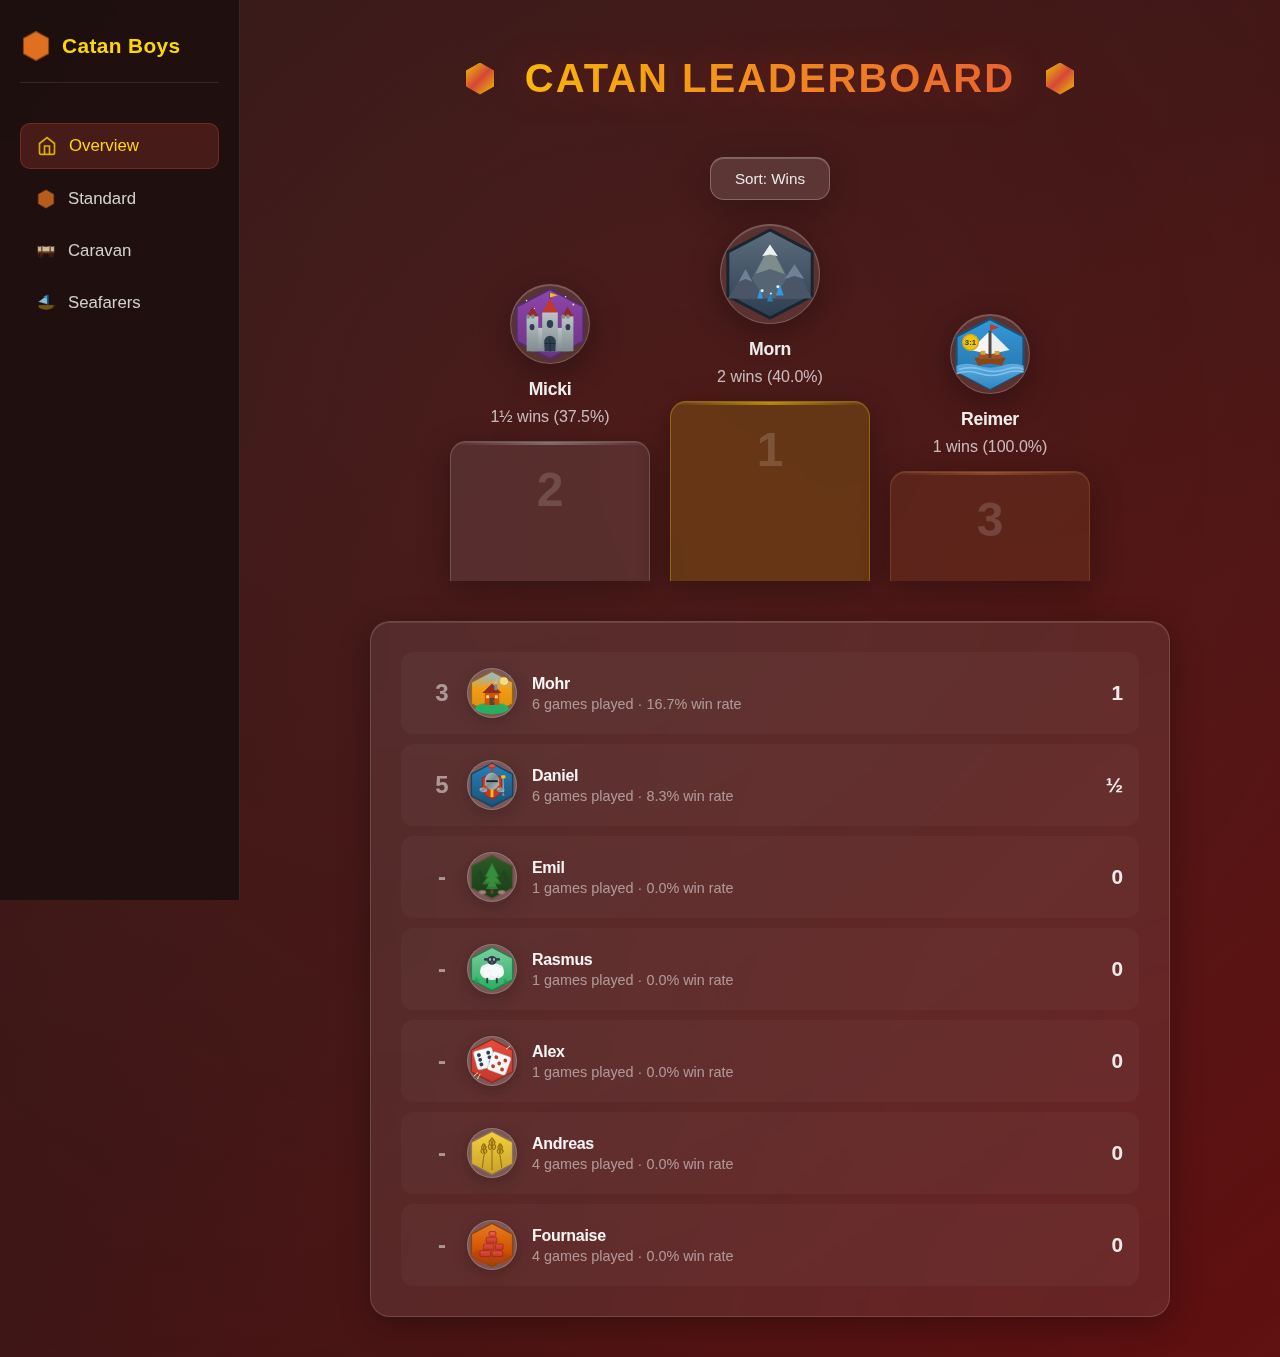
<file: index.html>
<!DOCTYPE html>
<html lang="en">
<head>
  <meta charset="utf-8">
  <meta name="viewport" content="width=device-width, initial-scale=1.0">
  <title>Catan Leaderboard</title>
  <link rel="icon" type="image/svg+xml" href="figures/favicon.svg">
  <link rel="stylesheet" href="css/styles.css">
</head>
<body>
<!-- Mobile Menu Toggle -->
<button class="menu-toggle" id="menuToggle" aria-label="Toggle menu">
  <span></span>
  <span></span>
  <span></span>
</button>

<!-- Sidebar Overlay -->
<div class="sidebar-overlay" id="sidebarOverlay"></div>

<!-- Sidebar Navigation -->
<nav class="sidebar" id="sidebar">
  <div class="sidebar-header">
    <a href="index.html">
      <img src="figures/favicon.svg" alt="Catan">
      Catan Boys
    </a>
  </div>
  <div class="sidebar-nav">
    <a href="index.html" class="active">
      <svg viewBox="0 0 24 24" fill="none" stroke="currentColor" stroke-width="2">
        <path d="M3 9l9-7 9 7v11a2 2 0 0 1-2 2H5a2 2 0 0 1-2-2z"></path>
        <polyline points="9 22 9 12 15 12 15 22"></polyline>
      </svg>
      Overview
    </a>
    <a href="site/standard.html">
      <img src="figures/favicon.svg" alt="Standard">
      Standard
    </a>
    <a href="site/caravan.html">
      <img src="figures/wagon.svg" alt="Caravan">
      Caravan
    </a>
    <a href="site/seafarers.html">
      <img src="figures/ship.svg" alt="Seafarers">
      Seafarers
    </a>
  </div>
</nav>

<div class="container">
  <h1>Catan Leaderboard</h1>
  <div id="leaderboard-container"></div>
</div>

<script src="js/leaderboard.js"></script>
<script>
  initLeaderboard('combined', {
    standard: 'data/standard.csv',
    caravan: 'data/caravan.csv',
    seafarers: 'data/seafarers.csv'
  }, '');

  // Mobile menu toggle
  const menuToggle = document.getElementById('menuToggle');
  const sidebar = document.getElementById('sidebar');
  const sidebarOverlay = document.getElementById('sidebarOverlay');

  function toggleMenu() {
    menuToggle.classList.toggle('active');
    sidebar.classList.toggle('active');
    sidebarOverlay.classList.toggle('active');
    document.body.style.overflow = sidebar.classList.contains('active') ? 'hidden' : '';
  }

  menuToggle.addEventListener('click', toggleMenu);
  sidebarOverlay.addEventListener('click', toggleMenu);

  // Close menu when clicking a link (mobile)
  sidebar.querySelectorAll('a').forEach(link => {
    link.addEventListener('click', () => {
      if (window.innerWidth <= 768) {
        toggleMenu();
      }
    });
  });
</script>
</body>
</html>
</file>
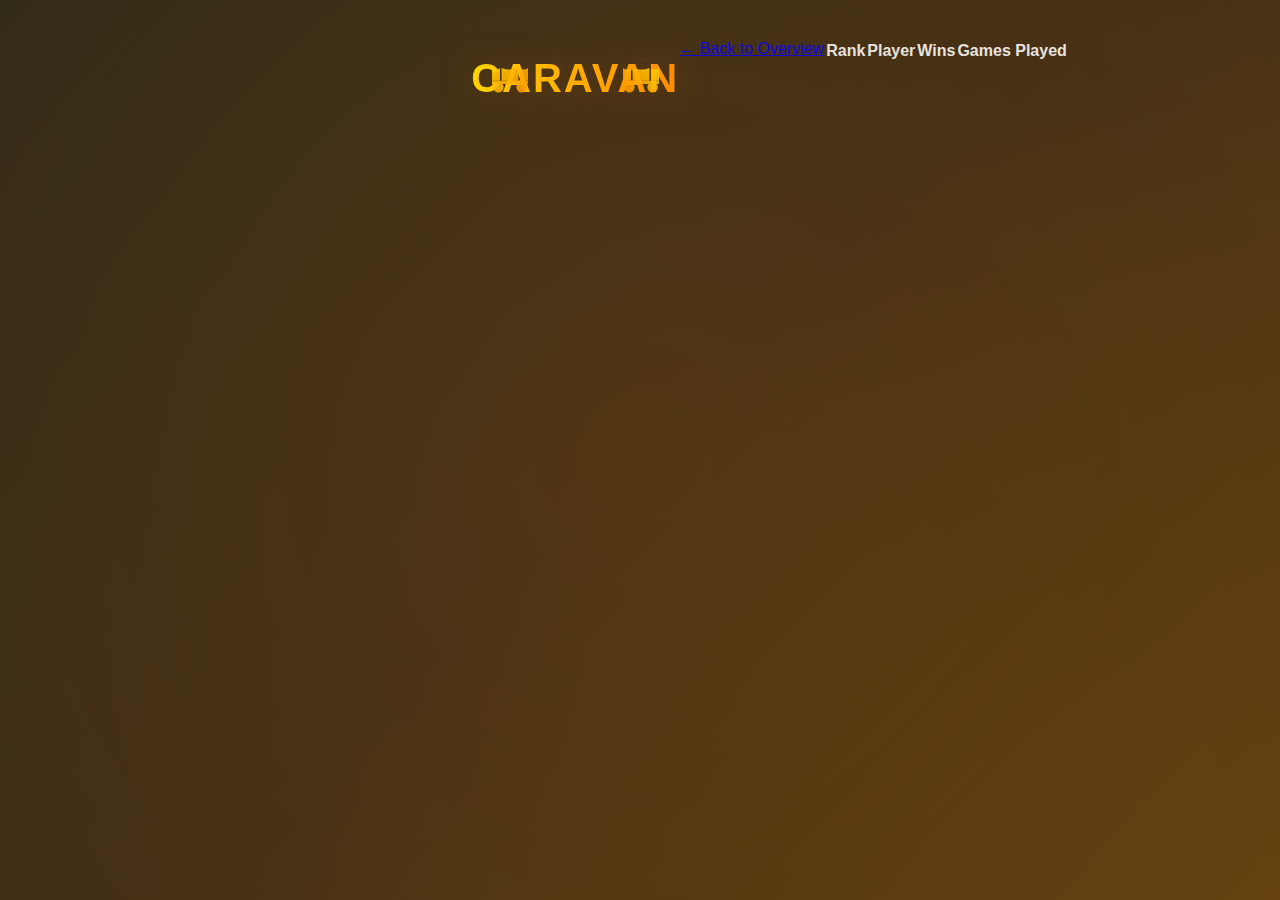
<file: site/caravan.html>
<!DOCTYPE html>
<html lang="en">
<head>
  <meta charset="utf-8">
  <meta name="viewport" content="width=device-width, initial-scale=1.0">
  <title>Caravan</title>
  <link rel="icon" type="image/svg+xml" href="../figures/wagon.svg">
  <link rel="stylesheet" href="https://cdnjs.cloudflare.com/ajax/libs/font-awesome/6.5.1/css/all.min.css">
  <link rel="stylesheet" href="../css/caravan-styles.css">
</head>
<body>
<h1 id="caravan">Caravan</h1>
<p><a href="../index.html">← Back to Overview</a></p>
<table id="leaderboard">
<thead>
<tr>
<th>Rank</th>
<th>Player</th>
<th>Wins</th>
<th>Games Played</th>
</tr>
</thead>
<tbody>
</tbody>
</table>
<script src="../js/leaderboard.js"></script>
<script>
  initLeaderboard('single', '../data/caravan.csv');
</script>
</body>
</html>
</file>
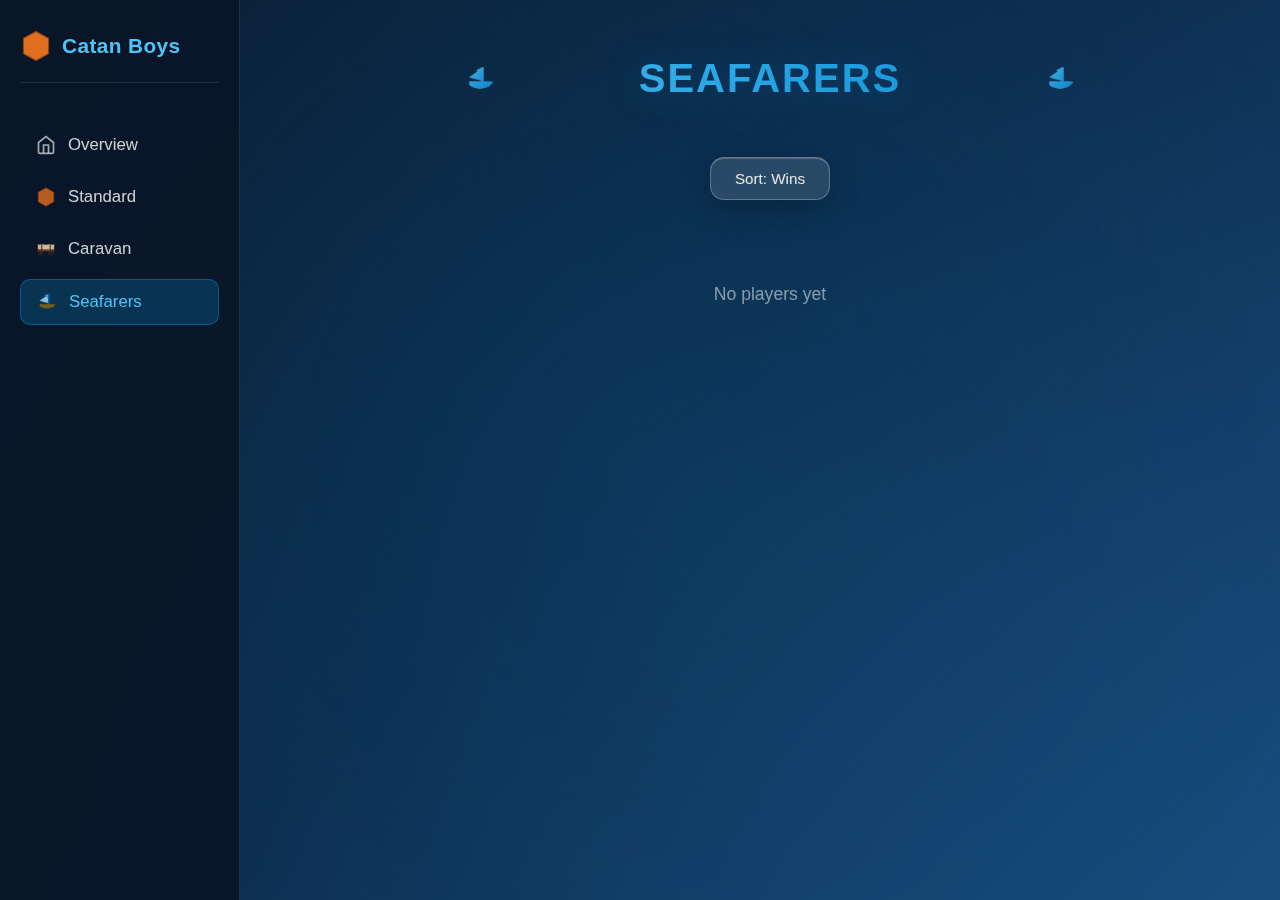
<file: site/seafarers.html>
<!DOCTYPE html>
<html lang="en">
<head>
  <meta charset="utf-8">
  <meta name="viewport" content="width=device-width, initial-scale=1.0">
  <title>Seafarers</title>
  <link rel="icon" type="image/svg+xml" href="../figures/ship.svg">
  <link rel="stylesheet" href="../css/seafarers-styles.css">
</head>
<body>
<!-- Mobile Menu Toggle -->
<button class="menu-toggle" id="menuToggle" aria-label="Toggle menu">
  <span></span>
  <span></span>
  <span></span>
</button>

<!-- Sidebar Overlay -->
<div class="sidebar-overlay" id="sidebarOverlay"></div>

<!-- Sidebar Navigation -->
<nav class="sidebar" id="sidebar">
  <div class="sidebar-header">
    <a href="../index.html">
      <img src="../figures/favicon.svg" alt="Catan">
      Catan Boys
    </a>
  </div>
  <div class="sidebar-nav">
    <a href="../index.html">
      <svg viewBox="0 0 24 24" fill="none" stroke="currentColor" stroke-width="2">
        <path d="M3 9l9-7 9 7v11a2 2 0 0 1-2 2H5a2 2 0 0 1-2-2z"></path>
        <polyline points="9 22 9 12 15 12 15 22"></polyline>
      </svg>
      Overview
    </a>
    <a href="standard.html">
      <img src="../figures/favicon.svg" alt="Standard">
      Standard
    </a>
    <a href="caravan.html">
      <img src="../figures/wagon.svg" alt="Caravan">
      Caravan
    </a>
    <a href="seafarers.html" class="active">
      <img src="../figures/ship.svg" alt="Seafarers">
      Seafarers
    </a>
  </div>
</nav>

<div class="container">
  <h1>Seafarers</h1>
  <div id="leaderboard-container"></div>
</div>

<script src="../js/leaderboard.js"></script>
<script>
  initLeaderboard('single', '../data/seafarers.csv', '../');

  // Mobile menu toggle
  const menuToggle = document.getElementById('menuToggle');
  const sidebar = document.getElementById('sidebar');
  const sidebarOverlay = document.getElementById('sidebarOverlay');

  function toggleMenu() {
    menuToggle.classList.toggle('active');
    sidebar.classList.toggle('active');
    sidebarOverlay.classList.toggle('active');
    document.body.style.overflow = sidebar.classList.contains('active') ? 'hidden' : '';
  }

  menuToggle.addEventListener('click', toggleMenu);
  sidebarOverlay.addEventListener('click', toggleMenu);

  // Close menu when clicking a link (mobile)
  sidebar.querySelectorAll('a').forEach(link => {
    link.addEventListener('click', () => {
      if (window.innerWidth <= 768) {
        toggleMenu();
      }
    });
  });
</script>
</body>
</html>
</file>
<file: css/styles.css>
* {
    margin: 0;
    padding: 0;
    box-sizing: border-box;
}

html {
    overflow-x: hidden;
}

body {
    font-family: 'Segoe UI', Tahoma, Geneva, Verdana, sans-serif;
    background: linear-gradient(135deg, #2e1a1a 0%, #3e1616 50%, #601010 100%);
    min-height: 100vh;
    color: #e8e8e8;
    padding: 40px 20px 40px 280px; /* Left padding for sidebar */
    display: flex;
    justify-content: center;
    align-items: flex-start;
    position: relative;
    overflow-y: auto;
    overflow-x: hidden;
}

body::before {
    content: '';
    position: fixed;
    top: -50%;
    left: -50%;
    width: 200%;
    height: 200%;
    background: radial-gradient(circle, rgba(231, 76, 60, 0.1) 0%, transparent 70%);
    animation: glow 15s ease-in-out infinite;
    pointer-events: none;
    z-index: 0;
}

@keyframes glow {
    0%, 100% { transform: translate(0, 0); }
    50% { transform: translate(30px, 30px); }
}

/* Sidebar Navigation */
.sidebar {
    position: fixed;
    top: 0;
    left: 0;
    width: 240px;
    height: 100vh;
    background: rgba(30, 15, 15, 0.95);
    backdrop-filter: blur(20px);
    -webkit-backdrop-filter: blur(20px);
    border-right: 1px solid rgba(255, 255, 255, 0.1);
    padding: 30px 20px;
    z-index: 1000;
    display: flex;
    flex-direction: column;
}

.sidebar-header {
    margin-bottom: 40px;
    padding-bottom: 20px;
    border-bottom: 1px solid rgba(255, 255, 255, 0.1);
}

.sidebar-header a {
    color: #ffd700;
    text-decoration: none;
    font-size: 1.3rem;
    font-weight: 700;
    letter-spacing: 0.02em;
    display: flex;
    align-items: center;
    gap: 10px;
}

.sidebar-header a:hover {
    color: #e74c3c;
}

.sidebar-header img {
    width: 32px;
    height: 32px;
}

.sidebar-nav {
    display: flex;
    flex-direction: column;
    gap: 8px;
}

.sidebar-nav a {
    color: rgba(255, 255, 255, 0.8);
    text-decoration: none;
    font-size: 1.05rem;
    font-weight: 500;
    padding: 12px 16px;
    border-radius: 10px;
    transition: all 0.2s ease;
    display: flex;
    align-items: center;
    gap: 12px;
}

.sidebar-nav a:hover {
    background: rgba(231, 76, 60, 0.15);
    color: #fff;
}

.sidebar-nav a.active {
    background: rgba(231, 76, 60, 0.2);
    color: #ffd700;
    border: 1px solid rgba(231, 76, 60, 0.3);
}

.sidebar-nav a svg,
.sidebar-nav a img {
    width: 20px;
    height: 20px;
    opacity: 0.8;
}

/* Mobile Menu Toggle */
.menu-toggle {
    display: none;
    position: fixed;
    top: 15px;
    left: 15px;
    z-index: 1001;
    width: 44px;
    height: 44px;
    background: rgba(30, 15, 15, 0.95);
    backdrop-filter: blur(10px);
    -webkit-backdrop-filter: blur(10px);
    border: 1px solid rgba(255, 255, 255, 0.15);
    border-radius: 10px;
    cursor: pointer;
    padding: 10px;
    flex-direction: column;
    justify-content: center;
    gap: 5px;
}

.menu-toggle span {
    display: block;
    width: 100%;
    height: 2px;
    background: #ffd700;
    border-radius: 2px;
    transition: all 0.3s ease;
}

.menu-toggle.active span:nth-child(1) {
    transform: rotate(45deg) translate(5px, 5px);
}

.menu-toggle.active span:nth-child(2) {
    opacity: 0;
}

.menu-toggle.active span:nth-child(3) {
    transform: rotate(-45deg) translate(5px, -5px);
}

/* Sidebar Overlay (mobile) */
.sidebar-overlay {
    display: none;
    position: fixed;
    top: 0;
    left: 0;
    width: 100%;
    height: 100%;
    background: rgba(0, 0, 0, 0.5);
    z-index: 999;
    opacity: 0;
    transition: opacity 0.3s ease;
}

.sidebar-overlay.active {
    opacity: 1;
}

.container {
    max-width: 800px;
    width: 100%;
    position: relative;
    z-index: 1;
}

h1 {
    text-align: center;
    font-size: 2.5rem;
    font-weight: 800;
    letter-spacing: 0.05em;
    text-transform: uppercase;
    background: linear-gradient(90deg, #ffd700, #e74c3c, #ffd700);
    background-size: 200% auto;
    -webkit-background-clip: text;
    background-clip: text;
    -webkit-text-fill-color: transparent;
    animation: shimmer 3s linear infinite;
    margin-bottom: 40px;
    text-shadow: 0 0 40px rgba(231, 76, 60, 0.3);
    position: relative;
    padding: 1rem 0;
}

h1::before,
h1::after {
    content: '';
    position: absolute;
    top: 50%;
    transform: translateY(-50%);
    width: 28px;
    height: 32px;
    background: linear-gradient(135deg, #ffd700 0%, #e74c3c 50%, #ffd700 100%);
    clip-path: polygon(50% 0%, 100% 25%, 100% 75%, 50% 100%, 0% 75%, 0% 25%);
    opacity: 0.9;
    animation: hexPulse 2s ease-in-out infinite;
}

h1::before {
    left: 12%;
}

h1::after {
    right: 12%;
    animation-delay: 1s;
}

@keyframes hexPulse {
    0%, 100% { opacity: 0.7; transform: translateY(-50%) scale(1); }
    50% { opacity: 1; transform: translateY(-50%) scale(1.1); }
}

@keyframes shimmer {
    0% { background-position: 0% center; }
    100% { background-position: 200% center; }
}

/* Back link styling */
.back-link {
    text-align: center;
    margin-bottom: 30px;
}

.back-link a {
    color: #8892b0;
    text-decoration: none;
    transition: color 0.2s ease;
    font-size: 0.95rem;
}

.back-link a:hover {
    color: #e74c3c;
}

/* Leaderboard sort – Apple glass style, pop out */
.leaderboard-sort {
    display: flex;
    align-items: center;
    justify-content: center;
    margin-bottom: 24px;
}

.leaderboard-sort-btn {
    background: rgba(255, 255, 255, 0.12);
    backdrop-filter: blur(20px);
    -webkit-backdrop-filter: blur(20px);
    border: 1px solid rgba(255, 255, 255, 0.25);
    border-radius: 14px;
    color: #e8e8e8;
    padding: 12px 24px;
    font-size: 0.95rem;
    font-weight: 500;
    cursor: pointer;
    box-shadow:
        0 8px 32px rgba(0, 0, 0, 0.25),
        inset 0 1px 0 rgba(255, 255, 255, 0.2);
    transition: transform 0.2s ease, box-shadow 0.2s ease, border-color 0.2s, background 0.2s;
}

.leaderboard-sort-btn:hover,
.leaderboard-sort-btn:focus {
    background: rgba(255, 255, 255, 0.18);
    border-color: rgba(255, 255, 255, 0.35);
    box-shadow:
        0 12px 40px rgba(0, 0, 0, 0.3),
        inset 0 1px 0 rgba(255, 255, 255, 0.25);
    transform: translateY(-2px);
    outline: none;
}

.leaderboard-sort-btn:active {
    transform: translateY(0);
    box-shadow:
        0 4px 16px rgba(0, 0, 0, 0.2),
        inset 0 1px 0 rgba(255, 255, 255, 0.15);
}

/* Podium Section */
.podium {
    display: flex;
    align-items: flex-end;
    justify-content: center;
    gap: 20px;
    margin-bottom: 40px;
    perspective: 1000px;
}

.podium-place {
    flex: 1;
    max-width: 200px;
    text-align: center;
    animation: slideUp 0.6s ease-out;
    animation-fill-mode: backwards;
}

.podium-place:nth-child(1) { animation-delay: 0.2s; }
.podium-place:nth-child(2) { animation-delay: 0s; }
.podium-place:nth-child(3) { animation-delay: 0.4s; }

@keyframes slideUp {
    from {
        opacity: 0;
        transform: translateY(50px);
    }
    to {
        opacity: 1;
        transform: translateY(0);
    }
}

.avatar {
    width: 80px;
    height: 80px;
    border-radius: 50%;
    margin: 0 auto 15px;
    display: flex;
    align-items: center;
    justify-content: center;
    font-size: 1.5rem;
    font-weight: 600;
    color: rgba(255, 255, 255, 0.95);
    position: relative;
    background: rgba(255, 255, 255, 0.1);
    backdrop-filter: blur(20px);
    -webkit-backdrop-filter: blur(20px);
    border: 1px solid rgba(255, 255, 255, 0.2);
    box-shadow: 0 8px 32px rgba(0, 0, 0, 0.3), inset 0 1px 0 rgba(255, 255, 255, 0.2);
    overflow: hidden;
}

.avatar img {
    width: 100%;
    height: 100%;
    object-fit: cover;
}

.podium-place:nth-child(2) .avatar {
    width: 100px;
    height: 100px;
    font-size: 2rem;
}

.name {
    color: rgba(255, 255, 255, 0.95);
    font-weight: 600;
    margin-bottom: 8px;
    font-size: 1.1rem;
    letter-spacing: -0.3px;
}

.score {
    color: rgba(255, 255, 255, 0.7);
    font-size: 1rem;
    font-weight: 500;
    margin-bottom: 15px;
}

.stand {
    background: rgba(255, 255, 255, 0.08);
    backdrop-filter: blur(20px);
    -webkit-backdrop-filter: blur(20px);
    border-radius: 16px 16px 0 0;
    padding: 20px;
    border: 1px solid rgba(255, 255, 255, 0.15);
    border-bottom: none;
    box-shadow: 0 8px 32px rgba(0, 0, 0, 0.3), inset 0 1px 0 rgba(255, 255, 255, 0.1);
    position: relative;
}

.stand::before {
    content: '';
    position: absolute;
    top: 0;
    left: 0;
    right: 0;
    height: 3px;
    border-radius: 16px 16px 0 0;
    background: linear-gradient(90deg, transparent, rgba(255, 255, 255, 0.3), transparent);
}

/* 1st place - Gold */
.podium-place:nth-child(2) .stand {
    height: 180px;
    background: rgba(255, 215, 0, 0.15);
    border: 1px solid rgba(255, 215, 0, 0.3);
    border-bottom: none;
}

.podium-place:nth-child(2) .stand::before {
    background: linear-gradient(90deg, transparent, rgba(255, 215, 0, 0.5), transparent);
}

/* 2nd place - Silver */
.podium-place:nth-child(1) .stand {
    height: 140px;
    background: rgba(192, 192, 192, 0.12);
    border: 1px solid rgba(192, 192, 192, 0.25);
    border-bottom: none;
}

.podium-place:nth-child(1) .stand::before {
    background: linear-gradient(90deg, transparent, rgba(192, 192, 192, 0.4), transparent);
}

/* 3rd place - Bronze */
.podium-place:nth-child(3) .stand {
    height: 110px;
    background: rgba(205, 127, 50, 0.12);
    border: 1px solid rgba(205, 127, 50, 0.25);
    border-bottom: none;
}

.podium-place:nth-child(3) .stand::before {
    background: linear-gradient(90deg, transparent, rgba(205, 127, 50, 0.4), transparent);
}

.rank {
    font-size: 3rem;
    font-weight: 700;
    color: rgba(255, 255, 255, 0.15);
}

/* Leaderboard List */
.leaderboard {
    background: rgba(255, 255, 255, 0.08);
    backdrop-filter: blur(30px);
    -webkit-backdrop-filter: blur(30px);
    border-radius: 20px;
    padding: 30px;
    border: 1px solid rgba(255, 255, 255, 0.15);
    box-shadow: 0 8px 32px rgba(0, 0, 0, 0.3), inset 0 1px 0 rgba(255, 255, 255, 0.1);
}

.leaderboard-item {
    display: flex;
    align-items: center;
    padding: 15px;
    border-radius: 12px;
    margin-bottom: 10px;
    transition: all 0.3s cubic-bezier(0.4, 0, 0.2, 1);
    background: rgba(255, 255, 255, 0.03);
    border: 1px solid transparent;
}

.leaderboard-item:last-child {
    margin-bottom: 0;
}

.leaderboard-item:hover {
    transform: translateX(5px);
    background: rgba(231, 76, 60, 0.08);
    border: 1px solid rgba(231, 76, 60, 0.15);
    box-shadow: 0 4px 16px rgba(0, 0, 0, 0.2);
}

.item-rank {
    font-size: 1.5rem;
    font-weight: 600;
    color: rgba(255, 255, 255, 0.5);
    width: 50px;
    text-align: center;
}

.item-avatar {
    width: 50px;
    height: 50px;
    border-radius: 50%;
    display: flex;
    align-items: center;
    justify-content: center;
    font-weight: 600;
    color: rgba(255, 255, 255, 0.95);
    margin-right: 15px;
    background: rgba(255, 255, 255, 0.1);
    backdrop-filter: blur(10px);
    -webkit-backdrop-filter: blur(10px);
    border: 1px solid rgba(255, 255, 255, 0.2);
    box-shadow: 0 4px 16px rgba(0, 0, 0, 0.2);
    overflow: hidden;
}

.item-avatar img {
    width: 100%;
    height: 100%;
    object-fit: cover;
}

.item-info {
    flex: 1;
}

.item-name {
    font-weight: 600;
    color: rgba(255, 255, 255, 0.95);
    margin-bottom: 3px;
    letter-spacing: -0.3px;
}

.item-games {
    color: rgba(255, 255, 255, 0.5);
    font-size: 0.9rem;
}

.item-wins {
    font-size: 1.3rem;
    font-weight: 600;
    color: rgba(255, 255, 255, 0.9);
}

/* Empty state */
.empty-podium {
    text-align: center;
    padding: 60px 20px;
    color: rgba(255, 255, 255, 0.5);
    font-size: 1.1rem;
}

/* Responsive - iPad Landscape */
@media (max-width: 1024px) {
    body {
        padding: 30px 15px 30px 260px;
    }

    .sidebar {
        width: 220px;
    }

    h1 {
        font-size: 2.2rem;
    }

    h1::before {
        left: 6%;
    }

    h1::after {
        right: 6%;
    }

    .podium-place {
        max-width: 180px;
    }
}

/* Responsive - iPad Portrait */
@media (max-width: 768px) {
    body {
        padding: 70px 15px 25px 15px;
    }

    /* Mobile sidebar - hidden by default */
    .sidebar {
        transform: translateX(-100%);
        transition: transform 0.3s ease;
        width: 260px;
    }

    .sidebar.active {
        transform: translateX(0);
    }

    .menu-toggle {
        display: flex;
    }

    .sidebar-overlay {
        display: block;
        pointer-events: none;
    }

    .sidebar-overlay.active {
        pointer-events: auto;
    }

    h1 {
        font-size: 2rem;
        padding: 0.75rem 0;
        margin-bottom: 30px;
    }

    h1::before,
    h1::after {
        width: 22px;
        height: 26px;
    }

    h1::before {
        left: 3%;
    }

    h1::after {
        right: 3%;
    }

    .podium {
        gap: 15px;
    }

    .podium-place {
        max-width: 150px;
    }

    .avatar {
        width: 65px;
        height: 65px;
        font-size: 1.3rem;
    }

    .podium-place:nth-child(2) .avatar {
        width: 80px;
        height: 80px;
        font-size: 1.6rem;
    }

    .name {
        font-size: 1rem;
    }

    .score {
        font-size: 0.9rem;
    }

    .podium-place:nth-child(2) .stand {
        height: 150px;
    }

    .podium-place:nth-child(1) .stand {
        height: 115px;
    }

    .podium-place:nth-child(3) .stand {
        height: 90px;
    }

    .rank {
        font-size: 2.5rem;
    }

    .leaderboard {
        padding: 20px;
    }
}

/* Responsive - Mobile Phones */
@media (max-width: 480px) {
    body {
        padding: 65px 12px 20px 12px;
    }

    h1 {
        font-size: 1.5rem;
        padding: 0.5rem 0;
        letter-spacing: 0.02em;
        margin-bottom: 25px;
    }

    h1::before,
    h1::after {
        display: none;
    }

    .podium {
        gap: 10px;
        margin-bottom: 30px;
    }

    .podium-place {
        max-width: 110px;
    }

    .avatar {
        width: 50px;
        height: 50px;
        font-size: 1rem;
        margin-bottom: 10px;
    }

    .podium-place:nth-child(2) .avatar {
        width: 60px;
        height: 60px;
        font-size: 1.2rem;
    }

    .name {
        font-size: 0.85rem;
    }

    .score {
        font-size: 0.8rem;
        margin-bottom: 10px;
    }

    .podium-place:nth-child(2) .stand {
        height: 120px;
    }

    .podium-place:nth-child(1) .stand {
        height: 95px;
    }

    .podium-place:nth-child(3) .stand {
        height: 75px;
    }

    .rank {
        font-size: 2rem;
    }

    .stand {
        padding: 15px 10px;
    }

    .leaderboard {
        padding: 15px;
        border-radius: 16px;
    }

    .leaderboard-item {
        padding: 12px 10px;
    }

    .item-rank {
        font-size: 1.2rem;
        width: 35px;
    }

    .item-avatar {
        width: 40px;
        height: 40px;
        font-size: 0.85rem;
        margin-right: 10px;
    }

    .item-name {
        font-size: 0.9rem;
    }

    .item-games {
        font-size: 0.8rem;
    }

    .item-wins {
        font-size: 1.1rem;
    }

    .back-link {
        margin-bottom: 20px;
    }

    .back-link a {
        font-size: 0.85rem;
    }
}

/* Extra small phones */
@media (max-width: 360px) {
    body {
        padding: 60px 10px 15px 10px;
    }

    h1 {
        font-size: 1.3rem;
    }

    .podium-place {
        max-width: 95px;
    }

    .avatar {
        width: 42px;
        height: 42px;
        font-size: 0.9rem;
    }

    .podium-place:nth-child(2) .avatar {
        width: 52px;
        height: 52px;
        font-size: 1rem;
    }

    .name {
        font-size: 0.75rem;
    }

    .score {
        font-size: 0.7rem;
    }

    .rank {
        font-size: 1.6rem;
    }

    .item-rank {
        font-size: 1rem;
        width: 30px;
    }

    .item-avatar {
        width: 35px;
        height: 35px;
        font-size: 0.75rem;
    }
}
</file>
<file: css/caravan-styles.css>
* {
    margin: 0;
    padding: 0;
    box-sizing: border-box;
}

html {
    overflow-x: hidden;
}

body {
    font-family: 'Segoe UI', Tahoma, Geneva, Verdana, sans-serif;
    background: linear-gradient(135deg, #2e2a1a 0%, #3e2c16 50%, #604010 100%);
    min-height: 100vh;
    color: #e8e8e8;
    padding: 40px 20px 40px 280px; /* Left padding for sidebar */
    display: flex;
    justify-content: center;
    align-items: flex-start;
    position: relative;
    overflow-y: auto;
    overflow-x: hidden;
}

body::before {
    content: '';
    position: fixed;
    top: -50%;
    left: -50%;
    width: 200%;
    height: 200%;
    background: radial-gradient(circle, rgba(255, 140, 0, 0.1) 0%, transparent 70%);
    animation: glow 15s ease-in-out infinite;
    pointer-events: none;
    z-index: 0;
}

@keyframes glow {
    0%, 100% { transform: translate(0, 0); }
    50% { transform: translate(30px, 30px); }
}

/* Sidebar Navigation */
.sidebar {
    position: fixed;
    top: 0;
    left: 0;
    width: 240px;
    height: 100vh;
    background: rgba(30, 25, 15, 0.95);
    backdrop-filter: blur(20px);
    -webkit-backdrop-filter: blur(20px);
    border-right: 1px solid rgba(255, 255, 255, 0.1);
    padding: 30px 20px;
    z-index: 1000;
    display: flex;
    flex-direction: column;
}

.sidebar-header {
    margin-bottom: 40px;
    padding-bottom: 20px;
    border-bottom: 1px solid rgba(255, 255, 255, 0.1);
}

.sidebar-header a {
    color: #ffd700;
    text-decoration: none;
    font-size: 1.3rem;
    font-weight: 700;
    letter-spacing: 0.02em;
    display: flex;
    align-items: center;
    gap: 10px;
}

.sidebar-header a:hover {
    color: #ff8c00;
}

.sidebar-header img {
    width: 32px;
    height: 32px;
}

.sidebar-nav {
    display: flex;
    flex-direction: column;
    gap: 8px;
}

.sidebar-nav a {
    color: rgba(255, 255, 255, 0.8);
    text-decoration: none;
    font-size: 1.05rem;
    font-weight: 500;
    padding: 12px 16px;
    border-radius: 10px;
    transition: all 0.2s ease;
    display: flex;
    align-items: center;
    gap: 12px;
}

.sidebar-nav a:hover {
    background: rgba(255, 140, 0, 0.15);
    color: #fff;
}

.sidebar-nav a.active {
    background: rgba(255, 140, 0, 0.2);
    color: #ffd700;
    border: 1px solid rgba(255, 140, 0, 0.3);
}

.sidebar-nav a svg,
.sidebar-nav a img {
    width: 20px;
    height: 20px;
    opacity: 0.8;
}

/* Mobile Menu Toggle */
.menu-toggle {
    display: none;
    position: fixed;
    top: 15px;
    left: 15px;
    z-index: 1001;
    width: 44px;
    height: 44px;
    background: rgba(30, 25, 15, 0.95);
    backdrop-filter: blur(10px);
    -webkit-backdrop-filter: blur(10px);
    border: 1px solid rgba(255, 255, 255, 0.15);
    border-radius: 10px;
    cursor: pointer;
    padding: 10px;
    flex-direction: column;
    justify-content: center;
    gap: 5px;
}

.menu-toggle span {
    display: block;
    width: 100%;
    height: 2px;
    background: #ffd700;
    border-radius: 2px;
    transition: all 0.3s ease;
}

.menu-toggle.active span:nth-child(1) {
    transform: rotate(45deg) translate(5px, 5px);
}

.menu-toggle.active span:nth-child(2) {
    opacity: 0;
}

.menu-toggle.active span:nth-child(3) {
    transform: rotate(-45deg) translate(5px, -5px);
}

/* Sidebar Overlay (mobile) */
.sidebar-overlay {
    display: none;
    position: fixed;
    top: 0;
    left: 0;
    width: 100%;
    height: 100%;
    background: rgba(0, 0, 0, 0.5);
    z-index: 999;
    opacity: 0;
    transition: opacity 0.3s ease;
}

.sidebar-overlay.active {
    opacity: 1;
}

.container {
    max-width: 800px;
    width: 100%;
    position: relative;
    z-index: 1;
}

h1 {
    text-align: center;
    font-size: 2.5rem;
    font-weight: 800;
    letter-spacing: 0.05em;
    text-transform: uppercase;
    background: linear-gradient(90deg, #ffd700, #ff8c00, #ffd700);
    background-size: 200% auto;
    -webkit-background-clip: text;
    background-clip: text;
    -webkit-text-fill-color: transparent;
    animation: shimmer 3s linear infinite;
    margin-bottom: 40px;
    text-shadow: 0 0 40px rgba(255, 140, 0, 0.3);
    position: relative;
    padding: 1rem 0;
}

h1::before,
h1::after {
    content: '';
    position: absolute;
    top: 50%;
    transform: translateY(-50%);
    width: 44px;
    height: 30px;
    background: linear-gradient(135deg, #ffd700 0%, #ff8c00 100%);
    -webkit-mask-image: url("data:image/svg+xml,%3Csvg xmlns='http://www.w3.org/2000/svg' viewBox='0 0 110 75'%3E%3Cpath d='M10 42 L10 10 Q20 18 30 10 L30 42 Z' fill='black'/%3E%3Cpath d='M34 42 L34 10 Q55 18 76 10 L76 42 Z' fill='black'/%3E%3Cpath d='M80 42 L80 10 Q90 18 100 10 L100 42 Z' fill='black'/%3E%3Crect x='10' y='42' width='90' height='8' fill='black'/%3E%3Ccircle cx='26' cy='58' r='13' fill='black'/%3E%3Ccircle cx='84' cy='58' r='13' fill='black'/%3E%3Ccircle cx='26' cy='58' r='6' fill='white'/%3E%3Ccircle cx='84' cy='58' r='6' fill='white'/%3E%3C/svg%3E");
    mask-image: url("data:image/svg+xml,%3Csvg xmlns='http://www.w3.org/2000/svg' viewBox='0 0 110 75'%3E%3Cpath d='M10 42 L10 10 Q20 18 30 10 L30 42 Z' fill='black'/%3E%3Cpath d='M34 42 L34 10 Q55 18 76 10 L76 42 Z' fill='black'/%3E%3Cpath d='M80 42 L80 10 Q90 18 100 10 L100 42 Z' fill='black'/%3E%3Crect x='10' y='42' width='90' height='8' fill='black'/%3E%3Ccircle cx='26' cy='58' r='13' fill='black'/%3E%3Ccircle cx='84' cy='58' r='13' fill='black'/%3E%3Ccircle cx='26' cy='58' r='6' fill='white'/%3E%3Ccircle cx='84' cy='58' r='6' fill='white'/%3E%3C/svg%3E");
    -webkit-mask-size: contain;
    mask-size: contain;
    -webkit-mask-repeat: no-repeat;
    mask-repeat: no-repeat;
    opacity: 0.9;
    animation: wagonRoll 3s ease-in-out infinite;
}

h1::before {
    left: 8%;
}

h1::after {
    right: 8%;
    transform: translateY(-50%) scaleX(-1);
    animation-delay: 1.5s;
}

@keyframes wagonRoll {
    0%, 100% { opacity: 0.7; transform: translateY(-50%) translateY(0); }
    50% { opacity: 1; transform: translateY(-50%) translateY(-2px); }
}

h1::after {
    animation-name: wagonRollReverse;
}

@keyframes wagonRollReverse {
    0%, 100% { opacity: 0.7; transform: translateY(-50%) scaleX(-1) translateY(0); }
    50% { opacity: 1; transform: translateY(-50%) scaleX(-1) translateY(-2px); }
}

@keyframes shimmer {
    0% { background-position: 0% center; }
    100% { background-position: 200% center; }
}

/* Back link styling */
.back-link {
    text-align: center;
    margin-bottom: 30px;
}

.back-link a {
    color: #8892b0;
    text-decoration: none;
    transition: color 0.2s ease;
    font-size: 0.95rem;
}

.back-link a:hover {
    color: #ff8c00;
}

/* Leaderboard sort – Apple glass style, pop out */
.leaderboard-sort {
    display: flex;
    align-items: center;
    justify-content: center;
    margin-bottom: 24px;
}

.leaderboard-sort-btn {
    background: rgba(255, 255, 255, 0.12);
    backdrop-filter: blur(20px);
    -webkit-backdrop-filter: blur(20px);
    border: 1px solid rgba(255, 255, 255, 0.25);
    border-radius: 14px;
    color: #e8e8e8;
    padding: 12px 24px;
    font-size: 0.95rem;
    font-weight: 500;
    cursor: pointer;
    box-shadow:
        0 8px 32px rgba(0, 0, 0, 0.25),
        inset 0 1px 0 rgba(255, 255, 255, 0.2);
    transition: transform 0.2s ease, box-shadow 0.2s ease, border-color 0.2s, background 0.2s;
}

.leaderboard-sort-btn:hover,
.leaderboard-sort-btn:focus {
    background: rgba(255, 255, 255, 0.18);
    border-color: rgba(255, 140, 0, 0.4);
    box-shadow:
        0 12px 40px rgba(0, 0, 0, 0.3),
        inset 0 1px 0 rgba(255, 255, 255, 0.25);
    transform: translateY(-2px);
    outline: none;
}

.leaderboard-sort-btn:active {
    transform: translateY(0);
    box-shadow:
        0 4px 16px rgba(0, 0, 0, 0.2),
        inset 0 1px 0 rgba(255, 255, 255, 0.15);
}

/* Podium Section */
.podium {
    display: flex;
    align-items: flex-end;
    justify-content: center;
    gap: 20px;
    margin-bottom: 40px;
    perspective: 1000px;
}

.podium-place {
    flex: 1;
    max-width: 200px;
    text-align: center;
    animation: slideUp 0.6s ease-out;
    animation-fill-mode: backwards;
}

.podium-place:nth-child(1) { animation-delay: 0.2s; }
.podium-place:nth-child(2) { animation-delay: 0s; }
.podium-place:nth-child(3) { animation-delay: 0.4s; }

@keyframes slideUp {
    from {
        opacity: 0;
        transform: translateY(50px);
    }
    to {
        opacity: 1;
        transform: translateY(0);
    }
}

.avatar {
    width: 80px;
    height: 80px;
    border-radius: 50%;
    margin: 0 auto 15px;
    display: flex;
    align-items: center;
    justify-content: center;
    font-size: 1.5rem;
    font-weight: 600;
    color: rgba(255, 255, 255, 0.95);
    position: relative;
    background: rgba(255, 255, 255, 0.1);
    backdrop-filter: blur(20px);
    -webkit-backdrop-filter: blur(20px);
    border: 1px solid rgba(255, 255, 255, 0.2);
    box-shadow: 0 8px 32px rgba(0, 0, 0, 0.3), inset 0 1px 0 rgba(255, 255, 255, 0.2);
    overflow: hidden;
}

.avatar img {
    width: 100%;
    height: 100%;
    object-fit: cover;
}

.podium-place:nth-child(2) .avatar {
    width: 100px;
    height: 100px;
    font-size: 2rem;
}

.name {
    color: rgba(255, 255, 255, 0.95);
    font-weight: 600;
    margin-bottom: 8px;
    font-size: 1.1rem;
    letter-spacing: -0.3px;
}

.score {
    color: rgba(255, 255, 255, 0.7);
    font-size: 1rem;
    font-weight: 500;
    margin-bottom: 15px;
}

.stand {
    background: rgba(255, 255, 255, 0.08);
    backdrop-filter: blur(20px);
    -webkit-backdrop-filter: blur(20px);
    border-radius: 16px 16px 0 0;
    padding: 20px;
    border: 1px solid rgba(255, 255, 255, 0.15);
    border-bottom: none;
    box-shadow: 0 8px 32px rgba(0, 0, 0, 0.3), inset 0 1px 0 rgba(255, 255, 255, 0.1);
    position: relative;
}

.stand::before {
    content: '';
    position: absolute;
    top: 0;
    left: 0;
    right: 0;
    height: 3px;
    border-radius: 16px 16px 0 0;
    background: linear-gradient(90deg, transparent, rgba(255, 255, 255, 0.3), transparent);
}

/* 1st place - Gold */
.podium-place:nth-child(2) .stand {
    height: 180px;
    background: rgba(255, 215, 0, 0.15);
    border: 1px solid rgba(255, 215, 0, 0.3);
    border-bottom: none;
}

.podium-place:nth-child(2) .stand::before {
    background: linear-gradient(90deg, transparent, rgba(255, 215, 0, 0.5), transparent);
}

/* 2nd place - Silver */
.podium-place:nth-child(1) .stand {
    height: 140px;
    background: rgba(192, 192, 192, 0.12);
    border: 1px solid rgba(192, 192, 192, 0.25);
    border-bottom: none;
}

.podium-place:nth-child(1) .stand::before {
    background: linear-gradient(90deg, transparent, rgba(192, 192, 192, 0.4), transparent);
}

/* 3rd place - Bronze */
.podium-place:nth-child(3) .stand {
    height: 110px;
    background: rgba(205, 127, 50, 0.12);
    border: 1px solid rgba(205, 127, 50, 0.25);
    border-bottom: none;
}

.podium-place:nth-child(3) .stand::before {
    background: linear-gradient(90deg, transparent, rgba(205, 127, 50, 0.4), transparent);
}

.rank {
    font-size: 3rem;
    font-weight: 700;
    color: rgba(255, 255, 255, 0.15);
}

/* Leaderboard List */
.leaderboard {
    background: rgba(255, 255, 255, 0.08);
    backdrop-filter: blur(30px);
    -webkit-backdrop-filter: blur(30px);
    border-radius: 20px;
    padding: 30px;
    border: 1px solid rgba(255, 255, 255, 0.15);
    box-shadow: 0 8px 32px rgba(0, 0, 0, 0.3), inset 0 1px 0 rgba(255, 255, 255, 0.1);
}

.leaderboard-item {
    display: flex;
    align-items: center;
    padding: 15px;
    border-radius: 12px;
    margin-bottom: 10px;
    transition: all 0.3s cubic-bezier(0.4, 0, 0.2, 1);
    background: rgba(255, 255, 255, 0.03);
    border: 1px solid transparent;
}

.leaderboard-item:last-child {
    margin-bottom: 0;
}

.leaderboard-item:hover {
    transform: translateX(5px);
    background: rgba(255, 140, 0, 0.08);
    border: 1px solid rgba(255, 140, 0, 0.15);
    box-shadow: 0 4px 16px rgba(0, 0, 0, 0.2);
}

.item-rank {
    font-size: 1.5rem;
    font-weight: 600;
    color: rgba(255, 255, 255, 0.5);
    width: 50px;
    text-align: center;
}

.item-avatar {
    width: 50px;
    height: 50px;
    border-radius: 50%;
    display: flex;
    align-items: center;
    justify-content: center;
    font-weight: 600;
    color: rgba(255, 255, 255, 0.95);
    margin-right: 15px;
    background: rgba(255, 255, 255, 0.1);
    backdrop-filter: blur(10px);
    -webkit-backdrop-filter: blur(10px);
    border: 1px solid rgba(255, 255, 255, 0.2);
    box-shadow: 0 4px 16px rgba(0, 0, 0, 0.2);
    overflow: hidden;
}

.item-avatar img {
    width: 100%;
    height: 100%;
    object-fit: cover;
}

.item-info {
    flex: 1;
}

.item-name {
    font-weight: 600;
    color: rgba(255, 255, 255, 0.95);
    margin-bottom: 3px;
    letter-spacing: -0.3px;
}

.item-games {
    color: rgba(255, 255, 255, 0.5);
    font-size: 0.9rem;
}

.item-wins {
    font-size: 1.3rem;
    font-weight: 600;
    color: rgba(255, 255, 255, 0.9);
}

/* Empty state */
.empty-podium {
    text-align: center;
    padding: 60px 20px;
    color: rgba(255, 255, 255, 0.5);
    font-size: 1.1rem;
}

/* Responsive - iPad Landscape */
@media (max-width: 1024px) {
    body {
        padding: 30px 15px 30px 260px;
    }

    .sidebar {
        width: 220px;
    }

    h1 {
        font-size: 2.2rem;
    }

    h1::before {
        left: 6%;
    }

    h1::after {
        right: 6%;
    }

    .podium-place {
        max-width: 180px;
    }
}

/* Responsive - iPad Portrait */
@media (max-width: 768px) {
    body {
        padding: 70px 15px 25px 15px;
    }

    /* Mobile sidebar - hidden by default */
    .sidebar {
        transform: translateX(-100%);
        transition: transform 0.3s ease;
        width: 260px;
    }

    .sidebar.active {
        transform: translateX(0);
    }

    .menu-toggle {
        display: flex;
    }

    .sidebar-overlay {
        display: block;
        pointer-events: none;
    }

    .sidebar-overlay.active {
        pointer-events: auto;
    }

    h1 {
        font-size: 2rem;
        padding: 0.75rem 0;
        margin-bottom: 30px;
    }

    h1::before,
    h1::after {
        width: 32px;
        height: 22px;
    }

    h1::before {
        left: 2%;
    }

    h1::after {
        right: 2%;
    }

    .podium {
        gap: 15px;
    }

    .podium-place {
        max-width: 150px;
    }

    .avatar {
        width: 65px;
        height: 65px;
        font-size: 1.3rem;
    }

    .podium-place:nth-child(2) .avatar {
        width: 80px;
        height: 80px;
        font-size: 1.6rem;
    }

    .name {
        font-size: 1rem;
    }

    .score {
        font-size: 0.9rem;
    }

    .podium-place:nth-child(2) .stand {
        height: 150px;
    }

    .podium-place:nth-child(1) .stand {
        height: 115px;
    }

    .podium-place:nth-child(3) .stand {
        height: 90px;
    }

    .rank {
        font-size: 2.5rem;
    }

    .leaderboard {
        padding: 20px;
    }
}

/* Responsive - Mobile Phones */
@media (max-width: 480px) {
    body {
        padding: 65px 12px 20px 12px;
    }

    h1 {
        font-size: 1.5rem;
        padding: 0.5rem 0;
        letter-spacing: 0.02em;
        margin-bottom: 25px;
    }

    h1::before,
    h1::after {
        display: none;
    }

    .podium {
        gap: 10px;
        margin-bottom: 30px;
    }

    .podium-place {
        max-width: 110px;
    }

    .avatar {
        width: 50px;
        height: 50px;
        font-size: 1rem;
        margin-bottom: 10px;
    }

    .podium-place:nth-child(2) .avatar {
        width: 60px;
        height: 60px;
        font-size: 1.2rem;
    }

    .name {
        font-size: 0.85rem;
    }

    .score {
        font-size: 0.8rem;
        margin-bottom: 10px;
    }

    .podium-place:nth-child(2) .stand {
        height: 120px;
    }

    .podium-place:nth-child(1) .stand {
        height: 95px;
    }

    .podium-place:nth-child(3) .stand {
        height: 75px;
    }

    .rank {
        font-size: 2rem;
    }

    .stand {
        padding: 15px 10px;
    }

    .leaderboard {
        padding: 15px;
        border-radius: 16px;
    }

    .leaderboard-item {
        padding: 12px 10px;
    }

    .item-rank {
        font-size: 1.2rem;
        width: 35px;
    }

    .item-avatar {
        width: 40px;
        height: 40px;
        font-size: 0.85rem;
        margin-right: 10px;
    }

    .item-name {
        font-size: 0.9rem;
    }

    .item-games {
        font-size: 0.8rem;
    }

    .item-wins {
        font-size: 1.1rem;
    }

    .back-link {
        margin-bottom: 20px;
    }

    .back-link a {
        font-size: 0.85rem;
    }
}

/* Extra small phones */
@media (max-width: 360px) {
    body {
        padding: 60px 10px 15px 10px;
    }

    h1 {
        font-size: 1.3rem;
    }

    .podium-place {
        max-width: 95px;
    }

    .avatar {
        width: 42px;
        height: 42px;
        font-size: 0.9rem;
    }

    .podium-place:nth-child(2) .avatar {
        width: 52px;
        height: 52px;
        font-size: 1rem;
    }

    .name {
        font-size: 0.75rem;
    }

    .score {
        font-size: 0.7rem;
    }

    .rank {
        font-size: 1.6rem;
    }

    .item-rank {
        font-size: 1rem;
        width: 30px;
    }

    .item-avatar {
        width: 35px;
        height: 35px;
        font-size: 0.75rem;
    }
}
</file>
<file: css/seafarers-styles.css>
* {
    margin: 0;
    padding: 0;
    box-sizing: border-box;
}

html {
    overflow-x: hidden;
}

body {
    font-family: 'Segoe UI', Tahoma, Geneva, Verdana, sans-serif;
    background: linear-gradient(135deg, #0a1628 0%, #0d2847 50%, #1a4a7a 100%);
    min-height: 100vh;
    color: #e8e8e8;
    padding: 40px 20px 40px 280px; /* Left padding for sidebar */
    display: flex;
    justify-content: center;
    align-items: flex-start;
    position: relative;
    overflow-y: auto;
    overflow-x: hidden;
}

body::before {
    content: '';
    position: fixed;
    top: -50%;
    left: -50%;
    width: 200%;
    height: 200%;
    background: radial-gradient(circle, rgba(3, 169, 244, 0.12) 0%, transparent 70%);
    animation: glow 15s ease-in-out infinite;
    pointer-events: none;
    z-index: 0;
}

@keyframes glow {
    0%, 100% { transform: translate(0, 0); }
    50% { transform: translate(30px, 30px); }
}

/* Sidebar Navigation */
.sidebar {
    position: fixed;
    top: 0;
    left: 0;
    width: 240px;
    height: 100vh;
    background: rgba(10, 22, 40, 0.95);
    backdrop-filter: blur(20px);
    -webkit-backdrop-filter: blur(20px);
    border-right: 1px solid rgba(255, 255, 255, 0.1);
    padding: 30px 20px;
    z-index: 1000;
    display: flex;
    flex-direction: column;
}

.sidebar-header {
    margin-bottom: 40px;
    padding-bottom: 20px;
    border-bottom: 1px solid rgba(255, 255, 255, 0.1);
}

.sidebar-header a {
    color: #4fc3f7;
    text-decoration: none;
    font-size: 1.3rem;
    font-weight: 700;
    letter-spacing: 0.02em;
    display: flex;
    align-items: center;
    gap: 10px;
}

.sidebar-header a:hover {
    color: #81d4fa;
}

.sidebar-header img {
    width: 32px;
    height: 32px;
}

.sidebar-nav {
    display: flex;
    flex-direction: column;
    gap: 8px;
}

.sidebar-nav a {
    color: rgba(255, 255, 255, 0.8);
    text-decoration: none;
    font-size: 1.05rem;
    font-weight: 500;
    padding: 12px 16px;
    border-radius: 10px;
    transition: all 0.2s ease;
    display: flex;
    align-items: center;
    gap: 12px;
}

.sidebar-nav a:hover {
    background: rgba(3, 169, 244, 0.15);
    color: #fff;
}

.sidebar-nav a.active {
    background: rgba(3, 169, 244, 0.2);
    color: #4fc3f7;
    border: 1px solid rgba(3, 169, 244, 0.35);
}

.sidebar-nav a svg,
.sidebar-nav a img {
    width: 20px;
    height: 20px;
    opacity: 0.8;
}

/* Mobile Menu Toggle */
.menu-toggle {
    display: none;
    position: fixed;
    top: 15px;
    left: 15px;
    z-index: 1001;
    width: 44px;
    height: 44px;
    background: rgba(10, 22, 40, 0.95);
    backdrop-filter: blur(10px);
    -webkit-backdrop-filter: blur(10px);
    border: 1px solid rgba(255, 255, 255, 0.15);
    border-radius: 10px;
    cursor: pointer;
    padding: 10px;
    flex-direction: column;
    justify-content: center;
    gap: 5px;
}

.menu-toggle span {
    display: block;
    width: 100%;
    height: 2px;
    background: #4fc3f7;
    border-radius: 2px;
    transition: all 0.3s ease;
}

.menu-toggle.active span:nth-child(1) {
    transform: rotate(45deg) translate(5px, 5px);
}

.menu-toggle.active span:nth-child(2) {
    opacity: 0;
}

.menu-toggle.active span:nth-child(3) {
    transform: rotate(-45deg) translate(5px, -5px);
}

/* Sidebar Overlay (mobile) */
.sidebar-overlay {
    display: none;
    position: fixed;
    top: 0;
    left: 0;
    width: 100%;
    height: 100%;
    background: rgba(0, 0, 0, 0.5);
    z-index: 999;
    opacity: 0;
    transition: opacity 0.3s ease;
}

.sidebar-overlay.active {
    opacity: 1;
}

.container {
    max-width: 800px;
    width: 100%;
    position: relative;
    z-index: 1;
}

h1 {
    text-align: center;
    font-size: 2.5rem;
    font-weight: 800;
    letter-spacing: 0.05em;
    text-transform: uppercase;
    background: linear-gradient(90deg, #4fc3f7, #0288d1, #4fc3f7);
    background-size: 200% auto;
    -webkit-background-clip: text;
    background-clip: text;
    -webkit-text-fill-color: transparent;
    animation: shimmer 3s linear infinite;
    margin-bottom: 40px;
    text-shadow: 0 0 40px rgba(3, 169, 244, 0.25);
    position: relative;
    padding: 1rem 0;
}

h1::before,
h1::after {
    content: '';
    position: absolute;
    top: 50%;
    transform: translateY(-50%);
    width: 28px;
    height: 32px;
    background: linear-gradient(135deg, #4fc3f7 0%, #0288d1 100%);
    -webkit-mask-image: url("../figures/ship.svg");
    mask-image: url("../figures/ship.svg");
    -webkit-mask-size: contain;
    mask-size: contain;
    -webkit-mask-repeat: no-repeat;
    mask-repeat: no-repeat;
    mask-position: center;
    -webkit-mask-position: center;
    opacity: 0.9;
    animation: shipBob 2.5s ease-in-out infinite;
}

h1::before {
    left: 12%;
}

h1::after {
    right: 12%;
    animation-delay: 1.2s;
}

@keyframes shipBob {
    0%, 100% { opacity: 0.8; transform: translateY(-50%) rotate(-3deg); }
    50% { opacity: 1; transform: translateY(-50%) translateY(-3px) rotate(2deg); }
}

@keyframes shimmer {
    0% { background-position: 0% center; }
    100% { background-position: 200% center; }
}

/* Back link styling */
.back-link {
    text-align: center;
    margin-bottom: 30px;
}

.back-link a {
    color: #81d4fa;
    text-decoration: none;
    transition: color 0.2s ease;
    font-size: 0.95rem;
}

.back-link a:hover {
    color: #4fc3f7;
}

/* Leaderboard sort – Apple glass style, pop out */
.leaderboard-sort {
    display: flex;
    align-items: center;
    justify-content: center;
    margin-bottom: 24px;
}

.leaderboard-sort-btn {
    background: rgba(255, 255, 255, 0.12);
    backdrop-filter: blur(20px);
    -webkit-backdrop-filter: blur(20px);
    border: 1px solid rgba(255, 255, 255, 0.25);
    border-radius: 14px;
    color: #e8e8e8;
    padding: 12px 24px;
    font-size: 0.95rem;
    font-weight: 500;
    cursor: pointer;
    box-shadow:
        0 8px 32px rgba(0, 0, 0, 0.25),
        inset 0 1px 0 rgba(255, 255, 255, 0.2);
    transition: transform 0.2s ease, box-shadow 0.2s ease, border-color 0.2s, background 0.2s;
}

.leaderboard-sort-btn:hover,
.leaderboard-sort-btn:focus {
    background: rgba(255, 255, 255, 0.18);
    border-color: rgba(79, 195, 247, 0.4);
    box-shadow:
        0 12px 40px rgba(0, 0, 0, 0.3),
        inset 0 1px 0 rgba(255, 255, 255, 0.25);
    transform: translateY(-2px);
    outline: none;
}

.leaderboard-sort-btn:active {
    transform: translateY(0);
    box-shadow:
        0 4px 16px rgba(0, 0, 0, 0.2),
        inset 0 1px 0 rgba(255, 255, 255, 0.15);
}

/* Podium Section */
.podium {
    display: flex;
    align-items: flex-end;
    justify-content: center;
    gap: 20px;
    margin-bottom: 40px;
    perspective: 1000px;
}

.podium-place {
    flex: 1;
    max-width: 200px;
    text-align: center;
    animation: slideUp 0.6s ease-out;
    animation-fill-mode: backwards;
}

.podium-place:nth-child(1) { animation-delay: 0.2s; }
.podium-place:nth-child(2) { animation-delay: 0s; }
.podium-place:nth-child(3) { animation-delay: 0.4s; }

@keyframes slideUp {
    from {
        opacity: 0;
        transform: translateY(50px);
    }
    to {
        opacity: 1;
        transform: translateY(0);
    }
}

.avatar {
    width: 80px;
    height: 80px;
    border-radius: 50%;
    margin: 0 auto 15px;
    display: flex;
    align-items: center;
    justify-content: center;
    font-size: 1.5rem;
    font-weight: 600;
    color: rgba(255, 255, 255, 0.95);
    position: relative;
    background: rgba(255, 255, 255, 0.08);
    backdrop-filter: blur(20px);
    -webkit-backdrop-filter: blur(20px);
    border: 1px solid rgba(79, 195, 247, 0.25);
    box-shadow: 0 8px 32px rgba(0, 0, 0, 0.3), inset 0 1px 0 rgba(255, 255, 255, 0.15);
    overflow: hidden;
}

.avatar img {
    width: 100%;
    height: 100%;
    object-fit: cover;
}

.podium-place:nth-child(2) .avatar {
    width: 100px;
    height: 100px;
    font-size: 2rem;
}

.name {
    color: rgba(255, 255, 255, 0.95);
    font-weight: 600;
    margin-bottom: 8px;
    font-size: 1.1rem;
    letter-spacing: -0.3px;
}

.score {
    color: rgba(255, 255, 255, 0.7);
    font-size: 1rem;
    font-weight: 500;
    margin-bottom: 15px;
}

.stand {
    background: rgba(255, 255, 255, 0.06);
    backdrop-filter: blur(20px);
    -webkit-backdrop-filter: blur(20px);
    border-radius: 16px 16px 0 0;
    padding: 20px;
    border: 1px solid rgba(79, 195, 247, 0.2);
    border-bottom: none;
    box-shadow: 0 8px 32px rgba(0, 0, 0, 0.3), inset 0 1px 0 rgba(255, 255, 255, 0.08);
    position: relative;
}

.stand::before {
    content: '';
    position: absolute;
    top: 0;
    left: 0;
    right: 0;
    height: 3px;
    border-radius: 16px 16px 0 0;
    background: linear-gradient(90deg, transparent, rgba(79, 195, 247, 0.4), transparent);
}

/* 1st place - Gold (kept for podium, with blue tint) */
.podium-place:nth-child(2) .stand {
    height: 180px;
    background: rgba(79, 195, 247, 0.12);
    border: 1px solid rgba(79, 195, 247, 0.35);
    border-bottom: none;
}

.podium-place:nth-child(2) .stand::before {
    background: linear-gradient(90deg, transparent, rgba(79, 195, 247, 0.5), transparent);
}

/* 2nd place - Silver */
.podium-place:nth-child(1) .stand {
    height: 140px;
    background: rgba(144, 202, 249, 0.1);
    border: 1px solid rgba(144, 202, 249, 0.25);
    border-bottom: none;
}

.podium-place:nth-child(1) .stand::before {
    background: linear-gradient(90deg, transparent, rgba(144, 202, 249, 0.35), transparent);
}

/* 3rd place - Bronze */
.podium-place:nth-child(3) .stand {
    height: 110px;
    background: rgba(100, 181, 246, 0.1);
    border: 1px solid rgba(100, 181, 246, 0.25);
    border-bottom: none;
}

.podium-place:nth-child(3) .stand::before {
    background: linear-gradient(90deg, transparent, rgba(100, 181, 246, 0.35), transparent);
}

.rank {
    font-size: 3rem;
    font-weight: 700;
    color: rgba(255, 255, 255, 0.12);
}

/* Leaderboard List */
.leaderboard {
    background: rgba(255, 255, 255, 0.06);
    backdrop-filter: blur(30px);
    -webkit-backdrop-filter: blur(30px);
    border-radius: 20px;
    padding: 30px;
    border: 1px solid rgba(79, 195, 247, 0.2);
    box-shadow: 0 8px 32px rgba(0, 0, 0, 0.3), inset 0 1px 0 rgba(255, 255, 255, 0.08);
}

.leaderboard-item {
    display: flex;
    align-items: center;
    padding: 15px;
    border-radius: 12px;
    margin-bottom: 10px;
    transition: all 0.3s cubic-bezier(0.4, 0, 0.2, 1);
    background: rgba(255, 255, 255, 0.03);
    border: 1px solid transparent;
}

.leaderboard-item:last-child {
    margin-bottom: 0;
}

.leaderboard-item:hover {
    transform: translateX(5px);
    background: rgba(3, 169, 244, 0.1);
    border: 1px solid rgba(79, 195, 247, 0.25);
    box-shadow: 0 4px 16px rgba(0, 0, 0, 0.2);
}

.item-rank {
    font-size: 1.5rem;
    font-weight: 600;
    color: rgba(255, 255, 255, 0.5);
    width: 50px;
    text-align: center;
}

.item-avatar {
    width: 50px;
    height: 50px;
    border-radius: 50%;
    display: flex;
    align-items: center;
    justify-content: center;
    font-weight: 600;
    color: rgba(255, 255, 255, 0.95);
    margin-right: 15px;
    background: rgba(255, 255, 255, 0.08);
    backdrop-filter: blur(10px);
    -webkit-backdrop-filter: blur(10px);
    border: 1px solid rgba(79, 195, 247, 0.2);
    box-shadow: 0 4px 16px rgba(0, 0, 0, 0.2);
    overflow: hidden;
}

.item-avatar img {
    width: 100%;
    height: 100%;
    object-fit: cover;
}

.item-info {
    flex: 1;
}

.item-name {
    font-weight: 600;
    color: rgba(255, 255, 255, 0.95);
    margin-bottom: 3px;
    letter-spacing: -0.3px;
}

.item-games {
    color: rgba(255, 255, 255, 0.5);
    font-size: 0.9rem;
}

.item-wins {
    font-size: 1.3rem;
    font-weight: 600;
    color: rgba(255, 255, 255, 0.9);
}

/* Empty state */
.empty-podium {
    text-align: center;
    padding: 60px 20px;
    color: rgba(255, 255, 255, 0.5);
    font-size: 1.1rem;
}

/* Responsive - iPad Landscape */
@media (max-width: 1024px) {
    body {
        padding: 30px 15px 30px 260px;
    }

    .sidebar {
        width: 220px;
    }

    h1 {
        font-size: 2.2rem;
    }

    h1::before {
        left: 6%;
    }

    h1::after {
        right: 6%;
    }

    .podium-place {
        max-width: 180px;
    }
}

/* Responsive - iPad Portrait */
@media (max-width: 768px) {
    body {
        padding: 70px 15px 25px 15px;
    }

    .sidebar {
        transform: translateX(-100%);
        transition: transform 0.3s ease;
        width: 260px;
    }

    .sidebar.active {
        transform: translateX(0);
    }

    .menu-toggle {
        display: flex;
    }

    .sidebar-overlay {
        display: block;
        pointer-events: none;
    }

    .sidebar-overlay.active {
        pointer-events: auto;
    }

    h1 {
        font-size: 2rem;
        padding: 0.75rem 0;
        margin-bottom: 30px;
    }

    h1::before,
    h1::after {
        width: 22px;
        height: 26px;
    }

    h1::before {
        left: 3%;
    }

    h1::after {
        right: 3%;
    }

    .podium {
        gap: 15px;
    }

    .podium-place {
        max-width: 150px;
    }

    .avatar {
        width: 65px;
        height: 65px;
        font-size: 1.3rem;
    }

    .podium-place:nth-child(2) .avatar {
        width: 80px;
        height: 80px;
        font-size: 1.6rem;
    }

    .name {
        font-size: 1rem;
    }

    .score {
        font-size: 0.9rem;
    }

    .podium-place:nth-child(2) .stand {
        height: 150px;
    }

    .podium-place:nth-child(1) .stand {
        height: 115px;
    }

    .podium-place:nth-child(3) .stand {
        height: 90px;
    }

    .rank {
        font-size: 2.5rem;
    }

    .leaderboard {
        padding: 20px;
    }
}

/* Responsive - Mobile Phones */
@media (max-width: 480px) {
    body {
        padding: 65px 12px 20px 12px;
    }

    h1 {
        font-size: 1.5rem;
        padding: 0.5rem 0;
        letter-spacing: 0.02em;
        margin-bottom: 25px;
    }

    h1::before,
    h1::after {
        display: none;
    }

    .podium {
        gap: 10px;
        margin-bottom: 30px;
    }

    .podium-place {
        max-width: 110px;
    }

    .avatar {
        width: 50px;
        height: 50px;
        font-size: 1rem;
        margin-bottom: 10px;
    }

    .podium-place:nth-child(2) .avatar {
        width: 60px;
        height: 60px;
        font-size: 1.2rem;
    }

    .name {
        font-size: 0.85rem;
    }

    .score {
        font-size: 0.8rem;
        margin-bottom: 10px;
    }

    .podium-place:nth-child(2) .stand {
        height: 120px;
    }

    .podium-place:nth-child(1) .stand {
        height: 95px;
    }

    .podium-place:nth-child(3) .stand {
        height: 75px;
    }

    .rank {
        font-size: 2rem;
    }

    .stand {
        padding: 15px 10px;
    }

    .leaderboard {
        padding: 15px;
        border-radius: 16px;
    }

    .leaderboard-item {
        padding: 12px 10px;
    }

    .item-rank {
        font-size: 1.2rem;
        width: 35px;
    }

    .item-avatar {
        width: 40px;
        height: 40px;
        font-size: 0.85rem;
        margin-right: 10px;
    }

    .item-name {
        font-size: 0.9rem;
    }

    .item-games {
        font-size: 0.8rem;
    }

    .item-wins {
        font-size: 1.1rem;
    }

    .back-link {
        margin-bottom: 20px;
    }

    .back-link a {
        font-size: 0.85rem;
    }
}

/* Extra small phones */
@media (max-width: 360px) {
    body {
        padding: 60px 10px 15px 10px;
    }

    h1 {
        font-size: 1.3rem;
    }

    .podium-place {
        max-width: 95px;
    }

    .avatar {
        width: 42px;
        height: 42px;
        font-size: 0.9rem;
    }

    .podium-place:nth-child(2) .avatar {
        width: 52px;
        height: 52px;
        font-size: 1rem;
    }

    .name {
        font-size: 0.75rem;
    }

    .score {
        font-size: 0.7rem;
    }

    .rank {
        font-size: 1.6rem;
    }

    .item-rank {
        font-size: 1rem;
        width: 30px;
    }

    .item-avatar {
        width: 35px;
        height: 35px;
        font-size: 0.75rem;
    }
}
</file>
